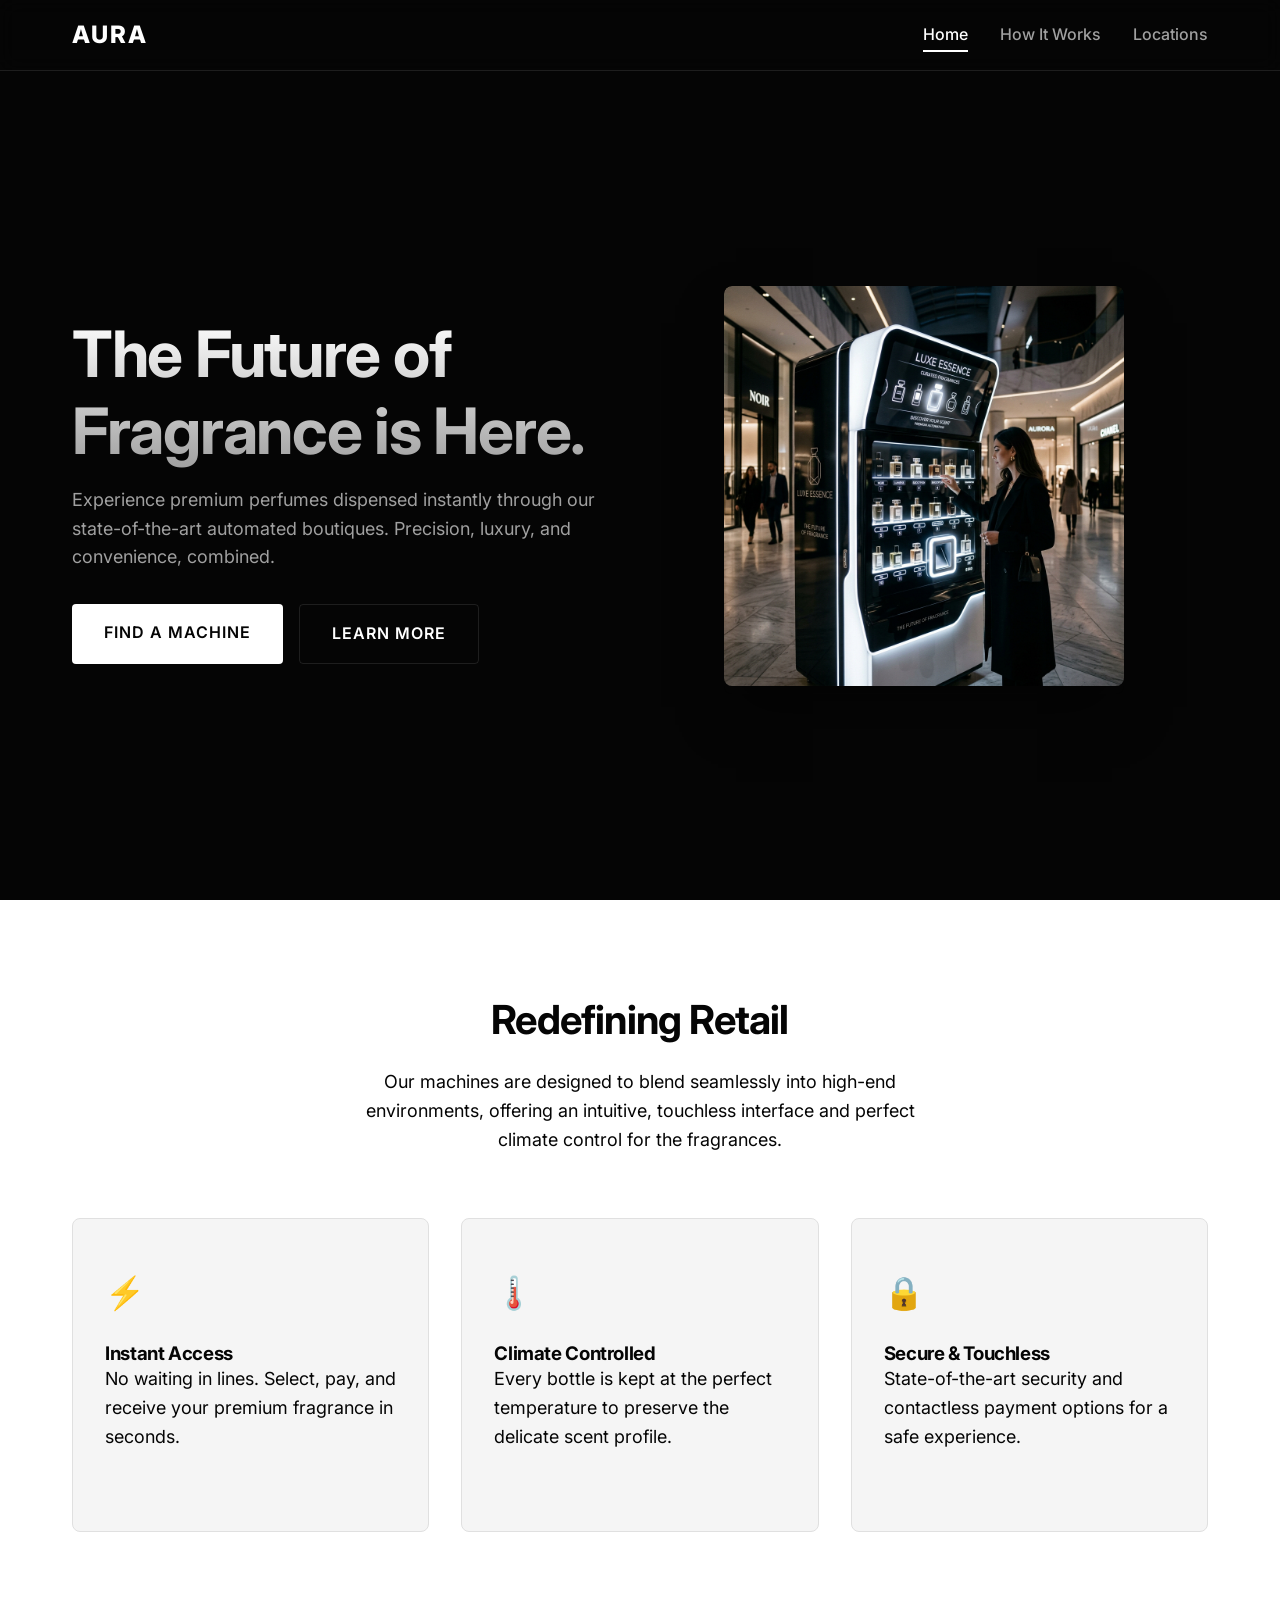
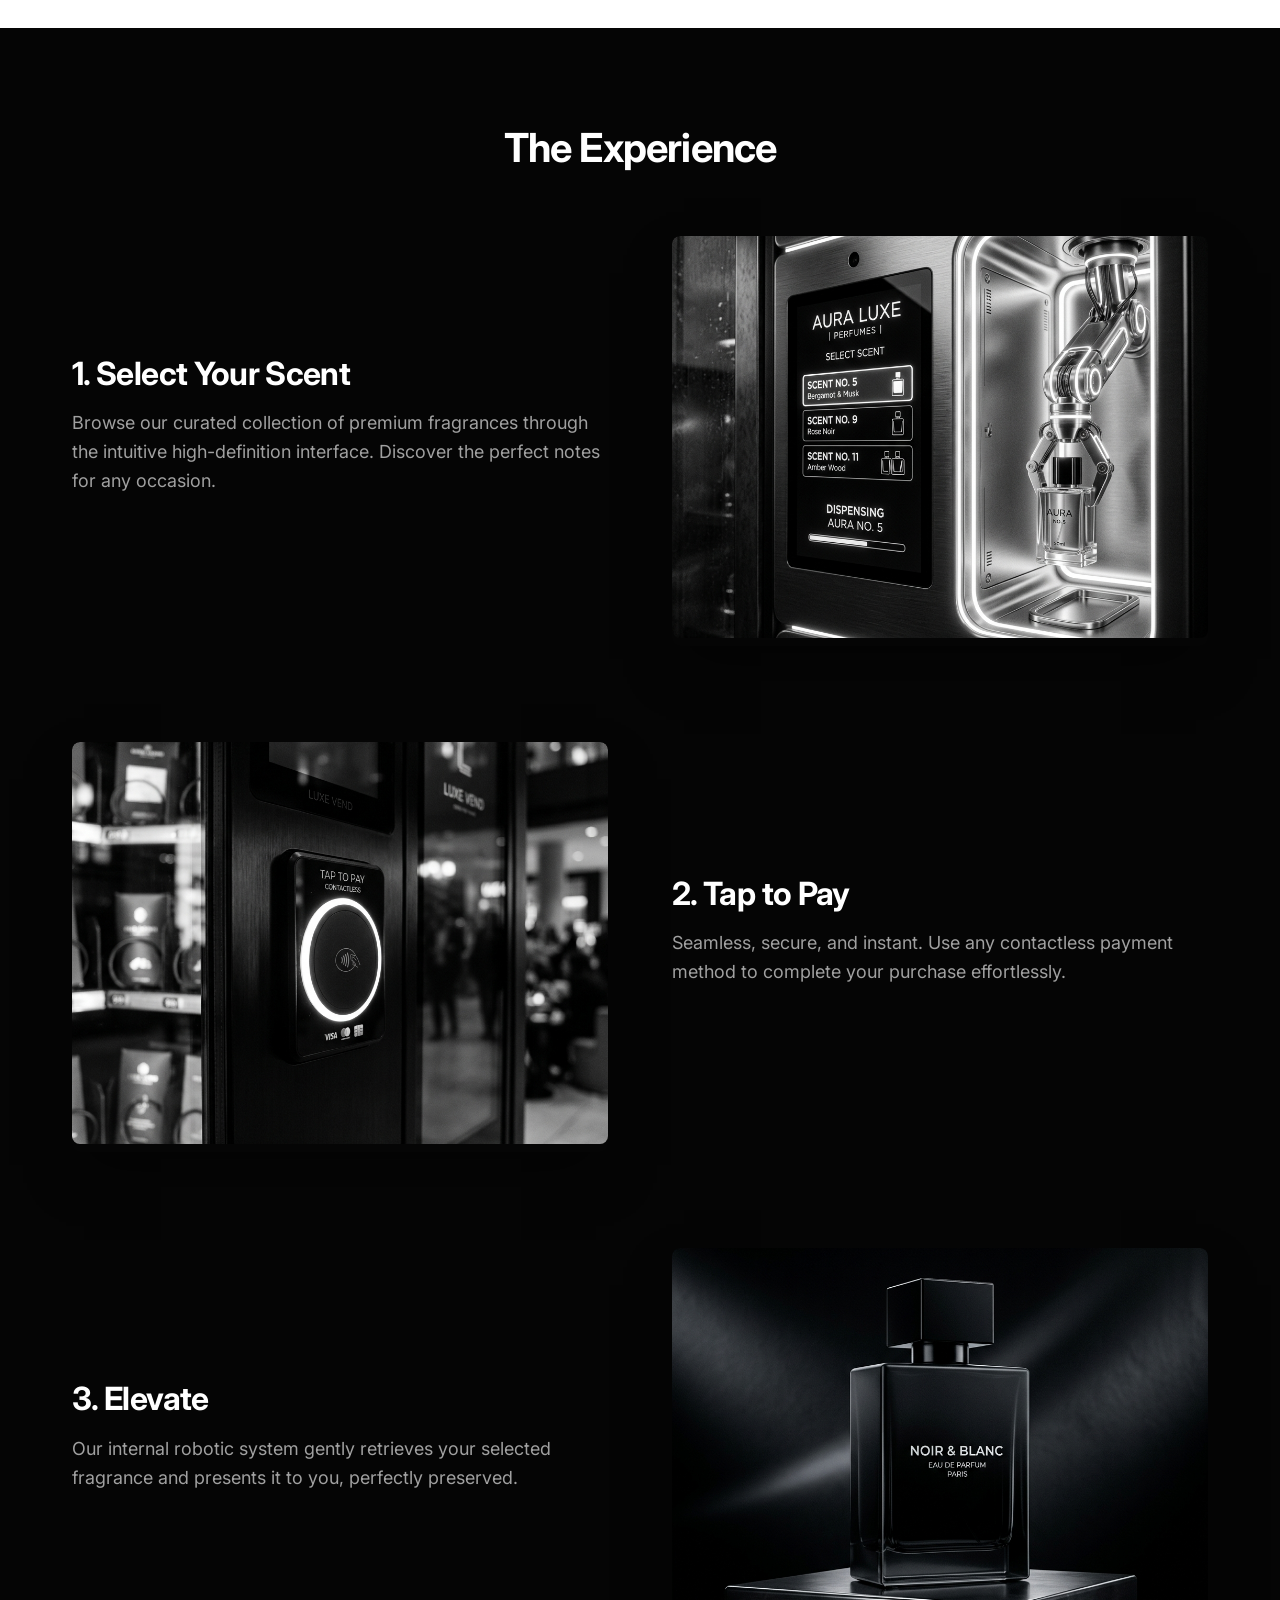
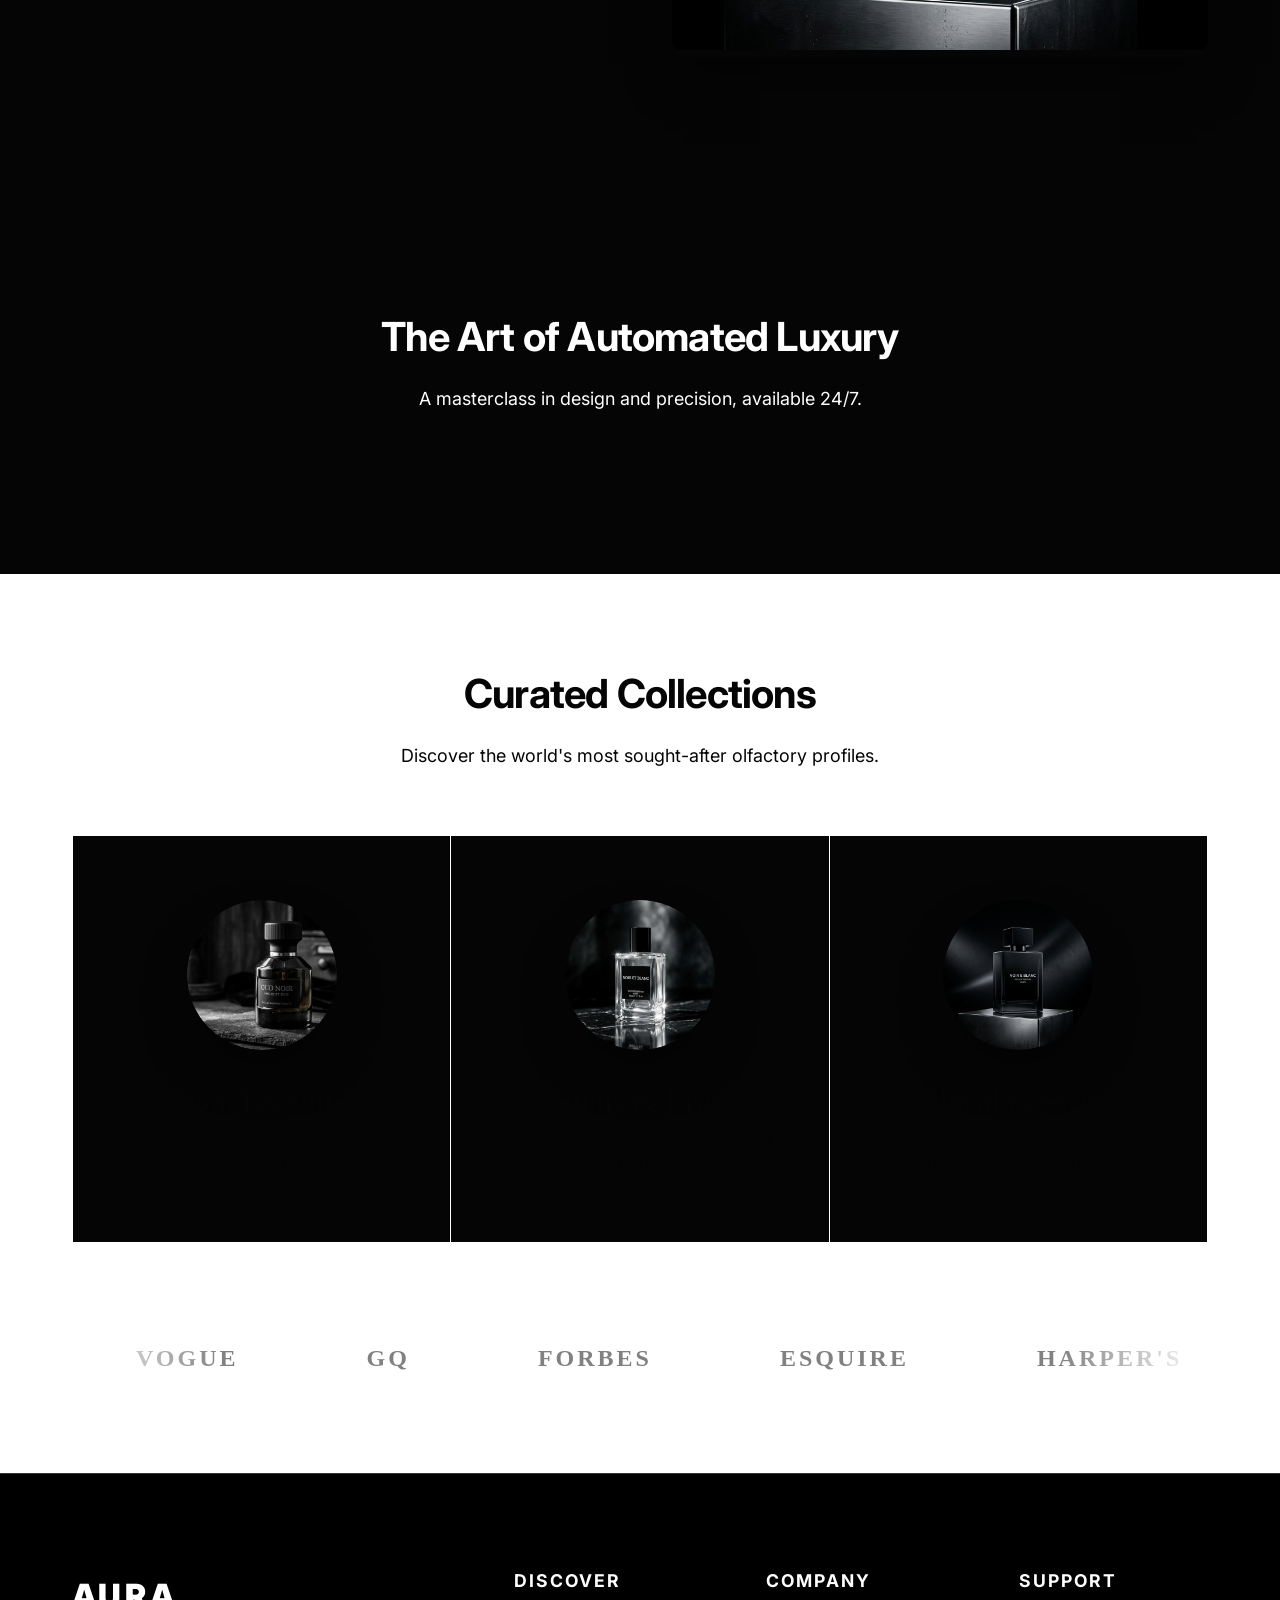
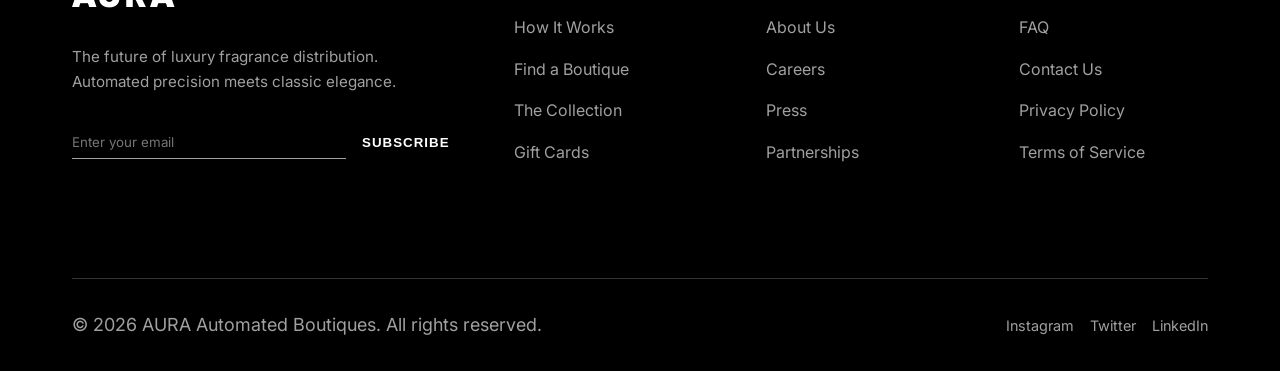
<file: index.html>
<!DOCTYPE html>
<html lang="en">
<head>
    <meta charset="UTF-8">
    <meta name="viewport" content="width=device-width, initial-scale=1.0">
    <title>AURA | Automated Premium Fragrance</title>
    <link rel="preconnect" href="https://fonts.googleapis.com">
    <link rel="preconnect" href="https://fonts.gstatic.com" crossorigin>
    <link href="https://fonts.googleapis.com/css2?family=Inter:wght@400;500;700;800;900&display=swap" rel="stylesheet">
    <link rel="stylesheet" href="styles.css">
</head>
<body>
    <nav class="navbar">
        <div class="container nav-container">
            <a href="index.html" class="logo">AURA</a>
            <div class="nav-links">
                <a href="index.html">Home</a>
                <a href="how-it-works.html">How It Works</a>
                <a href="locations.html">Locations</a>
            </div>
        </div>
    </nav>

    <section class="hero container">
        <div class="hero-content fade-in">
            <h1>The Future of<br>Fragrance is Here.</h1>
            <p>Experience premium perfumes dispensed instantly through our state-of-the-art automated boutiques. Precision, luxury, and convenience, combined.</p>
            <div style="display: flex; gap: 1rem;">
                <a href="locations.html" class="btn btn-primary">Find a Machine</a>
                <a href="how-it-works.html" class="btn btn-outline">Learn More</a>
            </div>
        </div>
        <div class="hero-image fade-in" style="transition-delay: 0.2s;">
            <div class="image-wrapper" style="width: 100%; max-width: 400px; position: relative;">
                <img src="hero.png" alt="Premium Perfume Vending Machine" style="width: 100%; border-radius: 8px; box-shadow: 0 25px 50px -12px rgba(0, 0, 0, 0.5);">
            </div>
        </div>
    </section>

    <section class="section section-white">
        <div class="container fade-in">
            <h2 class="text-center">Redefining Retail</h2>
            <p class="text-center" style="margin-left: auto; margin-right: auto;">Our machines are designed to blend seamlessly into high-end environments, offering an intuitive, touchless interface and perfect climate control for the fragrances.</p>
            
            <div class="grid">
                <div class="card">
                    <div class="card-icon">⚡</div>
                    <h3>Instant Access</h3>
                    <p>No waiting in lines. Select, pay, and receive your premium fragrance in seconds.</p>
                </div>
                <div class="card">
                    <div class="card-icon">🌡️</div>
                    <h3>Climate Controlled</h3>
                    <p>Every bottle is kept at the perfect temperature to preserve the delicate scent profile.</p>
                </div>
                <div class="card">
                    <div class="card-icon">🔒</div>
                    <h3>Secure & Touchless</h3>
                    <p>State-of-the-art security and contactless payment options for a safe experience.</p>
                </div>
            </div>
        </div>
    </section>

    <section class="section" style="background: var(--bg-color);">
        <div class="container fade-in">
            <h2 class="text-center" style="margin-bottom: 4rem;">The Experience</h2>
            
            <div style="display: flex; flex-wrap: wrap; align-items: center; gap: 4rem; margin-bottom: 6rem;">
                <div style="flex: 1; min-width: 300px;" class="fade-in">
                    <h3 style="font-size: 2rem; margin-bottom: 1rem;">1. Select Your Scent</h3>
                    <p>Browse our curated collection of premium fragrances through the intuitive high-definition interface. Discover the perfect notes for any occasion.</p>
                </div>
                <div style="flex: 1; min-width: 300px;" class="fade-in stagger-1">
                    <div class="image-wrapper">
                        <img src="interface.png" alt="Touchscreen Interface" style="width: 100%; object-fit: cover; aspect-ratio: 4/3; border-radius: 8px;">
                    </div>
                </div>
            </div>

            <div style="display: flex; flex-wrap: wrap; align-items: center; gap: 4rem; margin-bottom: 6rem; flex-direction: row-reverse;">
                <div style="flex: 1; min-width: 300px;" class="fade-in stagger-2">
                    <h3 style="font-size: 2rem; margin-bottom: 1rem;">2. Tap to Pay</h3>
                    <p>Seamless, secure, and instant. Use any contactless payment method to complete your purchase effortlessly.</p>
                </div>
                <div style="flex: 1; min-width: 300px;" class="fade-in stagger-3">
                    <div class="image-wrapper">
                        <img src="payment.png" alt="Payment Terminal" style="width: 100%; object-fit: cover; aspect-ratio: 4/3; border-radius: 8px;">
                    </div>
                </div>
            </div>

            <div style="display: flex; flex-wrap: wrap; align-items: center; gap: 4rem;">
                <div style="flex: 1; min-width: 300px;" class="fade-in stagger-4">
                    <h3 style="font-size: 2rem; margin-bottom: 1rem;">3. Elevate</h3>
                    <p>Our internal robotic system gently retrieves your selected fragrance and presents it to you, perfectly preserved.</p>
                </div>
                <div style="flex: 1; min-width: 300px;" class="fade-in stagger-1">
                    <div class="image-wrapper">
                        <img src="bottle.png" alt="Perfume Bottle" style="width: 100%; object-fit: cover; aspect-ratio: 4/3; border-radius: 8px;">
                    </div>
                </div>
            </div>
            
        </div>
    </section>

    <!-- Parallax Section -->
    <section class="parallax-section">
        <div class="parallax-overlay"></div>
        <div class="container parallax-content fade-in">
            <h2>The Art of Automated Luxury</h2>
            <p style="margin: 0 auto; color: var(--text-primary);">A masterclass in design and precision, available 24/7.</p>
        </div>
    </section>

    <!-- The Collection Section -->
    <section class="section section-white">
        <div class="container fade-in">
            <h2 class="text-center">Curated Collections</h2>
            <p class="text-center" style="margin: 0 auto;">Discover the world's most sought-after olfactory profiles.</p>
            
            <div class="collection-grid fade-in">
                <div class="collection-item">
                    <div class="image-wrapper" style="margin: 0 auto 2rem auto; width: 150px; height: 150px; border-radius: 50%;">
                        <img src="oud.png" alt="Oud Perfume" style="width: 100%; height: 100%; object-fit: cover; border-radius: 50%;">
                    </div>
                    <h3 style="font-family: serif; font-size: 2rem;">Wood & Oud</h3>
                    <p style="margin-bottom: 0;">Deep, resonant, and unmistakably powerful.</p>
                </div>
                <div class="collection-item">
                    <div class="image-wrapper" style="margin: 0 auto 2rem auto; width: 150px; height: 150px; border-radius: 50%;">
                        <img src="citrus.png" alt="Citrus Perfume" style="width: 100%; height: 100%; object-fit: cover; border-radius: 50%;">
                    </div>
                    <h3 style="font-family: serif; font-size: 2rem;">Citrus & Fresh</h3>
                    <p style="margin-bottom: 0;">Crisp, uplifting, and energetically pure.</p>
                </div>
                <div class="collection-item">
                    <div class="image-wrapper" style="margin: 0 auto 2rem auto; width: 150px; height: 150px; border-radius: 50%;">
                        <img src="bottle.png" alt="Floral Perfume" style="width: 100%; height: 100%; object-fit: cover; border-radius: 50%;">
                    </div>
                    <h3 style="font-family: serif; font-size: 2rem;">Floral & Sweet</h3>
                    <p style="margin-bottom: 0;">Delicate, sophisticated, and romantically complex.</p>
                </div>
            </div>

            <div class="press-bar-container fade-in">
                <div class="press-bar">
                    <span>Vogue</span>
                    <span>GQ</span>
                    <span>Forbes</span>
                    <span>Esquire</span>
                    <span>Harper's</span>
                    <!-- Duplicate for infinite scroll -->
                    <span>Vogue</span>
                    <span>GQ</span>
                    <span>Forbes</span>
                    <span>Esquire</span>
                    <span>Harper's</span>
                </div>
            </div>
        </div>
    </section>

    <footer class="footer-premium">
        <div class="container fade-in">
            <div class="footer-grid">
                <div>
                    <a href="index.html" class="footer-brand">AURA</a>
                    <p style="font-size: 0.95rem;">The future of luxury fragrance distribution. Automated precision meets classic elegance.</p>
                    <div class="footer-newsletter">
                        <input type="email" placeholder="Enter your email">
                        <button type="button">Subscribe</button>
                    </div>
                </div>
                <div>
                    <h4>Discover</h4>
                    <ul class="footer-links">
                        <li><a href="how-it-works.html">How It Works</a></li>
                        <li><a href="locations.html">Find a Boutique</a></li>
                        <li><a href="#">The Collection</a></li>
                        <li><a href="#">Gift Cards</a></li>
                    </ul>
                </div>
                <div>
                    <h4>Company</h4>
                    <ul class="footer-links">
                        <li><a href="#">About Us</a></li>
                        <li><a href="#">Careers</a></li>
                        <li><a href="#">Press</a></li>
                        <li><a href="#">Partnerships</a></li>
                    </ul>
                </div>
                <div>
                    <h4>Support</h4>
                    <ul class="footer-links">
                        <li><a href="#">FAQ</a></li>
                        <li><a href="#">Contact Us</a></li>
                        <li><a href="#">Privacy Policy</a></li>
                        <li><a href="#">Terms of Service</a></li>
                    </ul>
                </div>
            </div>
            <div class="footer-bottom">
                <p style="margin: 0;">&copy; 2026 AURA Automated Boutiques. All rights reserved.</p>
                <div style="display: flex; gap: 1rem;">
                    <a href="#" style="color: var(--text-secondary); text-decoration: none;">Instagram</a>
                    <a href="#" style="color: var(--text-secondary); text-decoration: none;">Twitter</a>
                    <a href="#" style="color: var(--text-secondary); text-decoration: none;">LinkedIn</a>
                </div>
            </div>
        </div>
    </footer>

    <script src="script.js"></script>
</body>
</html>
</file>
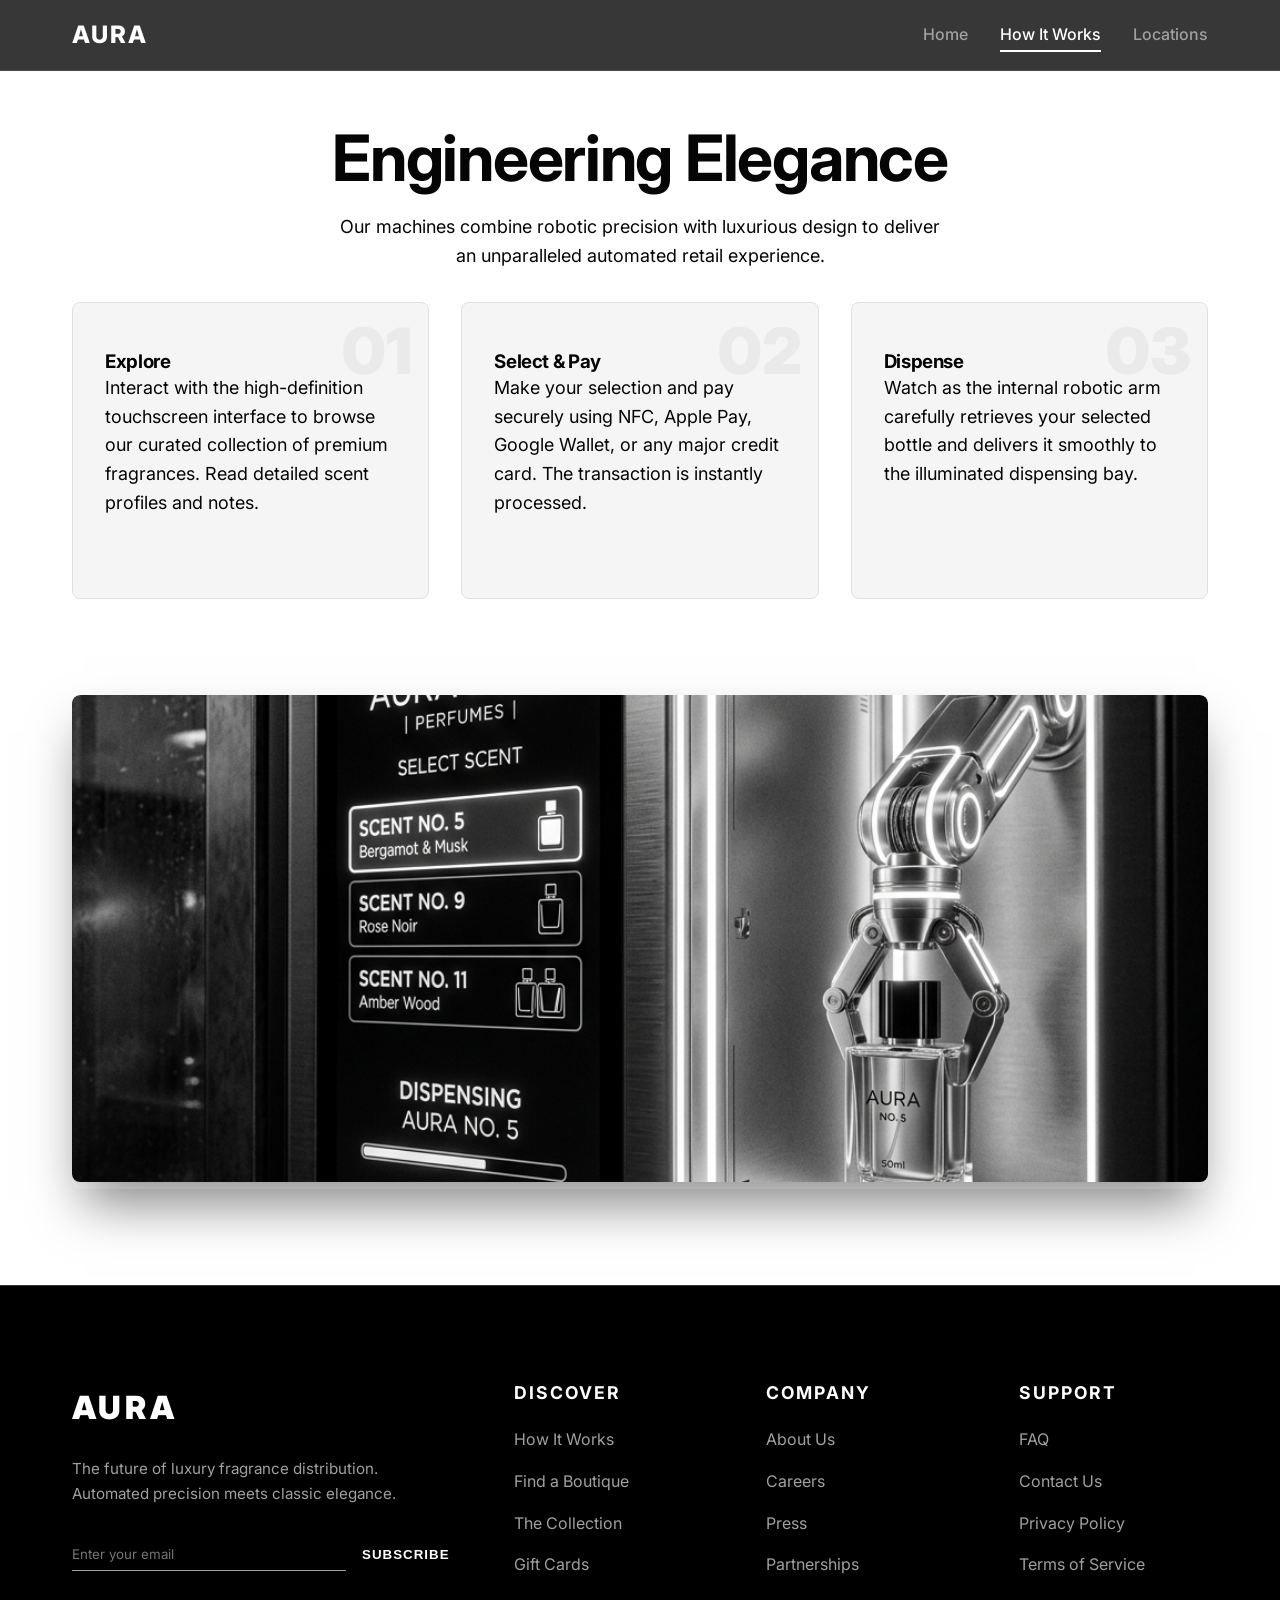
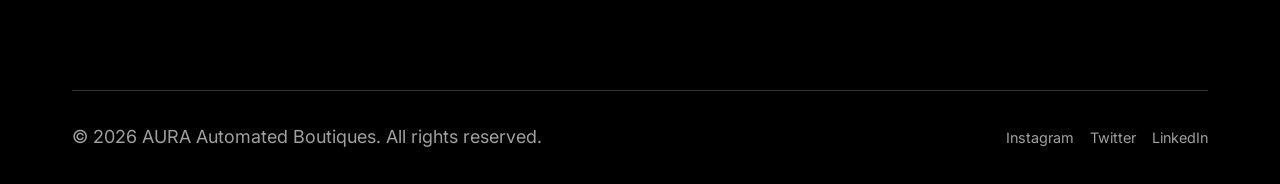
<file: how-it-works.html>
<!DOCTYPE html>
<html lang="en">
<head>
    <meta charset="UTF-8">
    <meta name="viewport" content="width=device-width, initial-scale=1.0">
    <title>How It Works | AURA</title>
    <link rel="preconnect" href="https://fonts.googleapis.com">
    <link rel="preconnect" href="https://fonts.gstatic.com" crossorigin>
    <link href="https://fonts.googleapis.com/css2?family=Inter:wght@400;500;700;800;900&display=swap" rel="stylesheet">
    <link rel="stylesheet" href="styles.css">
</head>
<body>
    <nav class="navbar">
        <div class="container nav-container">
            <a href="index.html" class="logo">AURA</a>
            <div class="nav-links">
                <a href="index.html">Home</a>
                <a href="how-it-works.html" class="active">How It Works</a>
                <a href="locations.html">Locations</a>
            </div>
        </div>
    </nav>

    <section class="section section-white" style="padding-top: 120px;">
        <div class="container fade-in">
            <h1 class="text-center">Engineering Elegance</h1>
            <p class="text-center" style="margin-left: auto; margin-right: auto;">Our machines combine robotic precision with luxurious design to deliver an unparalleled automated retail experience.</p>
            
            <div class="grid mt-4">
                <div class="card">
                    <div class="step-number">01</div>
                    <h3>Explore</h3>
                    <p>Interact with the high-definition touchscreen interface to browse our curated collection of premium fragrances. Read detailed scent profiles and notes.</p>
                </div>
                <div class="card">
                    <div class="step-number">02</div>
                    <h3>Select & Pay</h3>
                    <p>Make your selection and pay securely using NFC, Apple Pay, Google Wallet, or any major credit card. The transaction is instantly processed.</p>
                </div>
                <div class="card">
                    <div class="step-number">03</div>
                    <h3>Dispense</h3>
                    <p>Watch as the internal robotic arm carefully retrieves your selected bottle and delivers it smoothly to the illuminated dispensing bay.</p>
                </div>
            </div>
            
            <div style="margin-top: 6rem;" class="fade-in">
                <div class="image-wrapper" style="width: 100%; margin: 0 auto;">
                    <img src="interface.png" alt="Touchscreen Interface" style="width: 100%; object-fit: cover; aspect-ratio: 21/9; border-radius: 8px; box-shadow: 0 25px 50px -12px rgba(0, 0, 0, 0.5);">
                </div>
            </div>
        </div>
    </section>

    <footer class="footer-premium">
        <div class="container fade-in">
            <div class="footer-grid">
                <div>
                    <a href="index.html" class="footer-brand">AURA</a>
                    <p style="font-size: 0.95rem;">The future of luxury fragrance distribution. Automated precision meets classic elegance.</p>
                    <div class="footer-newsletter">
                        <input type="email" placeholder="Enter your email">
                        <button type="button">Subscribe</button>
                    </div>
                </div>
                <div>
                    <h4>Discover</h4>
                    <ul class="footer-links">
                        <li><a href="how-it-works.html">How It Works</a></li>
                        <li><a href="locations.html">Find a Boutique</a></li>
                        <li><a href="#">The Collection</a></li>
                        <li><a href="#">Gift Cards</a></li>
                    </ul>
                </div>
                <div>
                    <h4>Company</h4>
                    <ul class="footer-links">
                        <li><a href="#">About Us</a></li>
                        <li><a href="#">Careers</a></li>
                        <li><a href="#">Press</a></li>
                        <li><a href="#">Partnerships</a></li>
                    </ul>
                </div>
                <div>
                    <h4>Support</h4>
                    <ul class="footer-links">
                        <li><a href="#">FAQ</a></li>
                        <li><a href="#">Contact Us</a></li>
                        <li><a href="#">Privacy Policy</a></li>
                        <li><a href="#">Terms of Service</a></li>
                    </ul>
                </div>
            </div>
            <div class="footer-bottom">
                <p style="margin: 0;">&copy; 2026 AURA Automated Boutiques. All rights reserved.</p>
                <div style="display: flex; gap: 1rem;">
                    <a href="#" style="color: var(--text-secondary); text-decoration: none;">Instagram</a>
                    <a href="#" style="color: var(--text-secondary); text-decoration: none;">Twitter</a>
                    <a href="#" style="color: var(--text-secondary); text-decoration: none;">LinkedIn</a>
                </div>
            </div>
        </div>
    </footer>

    <script src="script.js"></script>
</body>
</html>
</file>
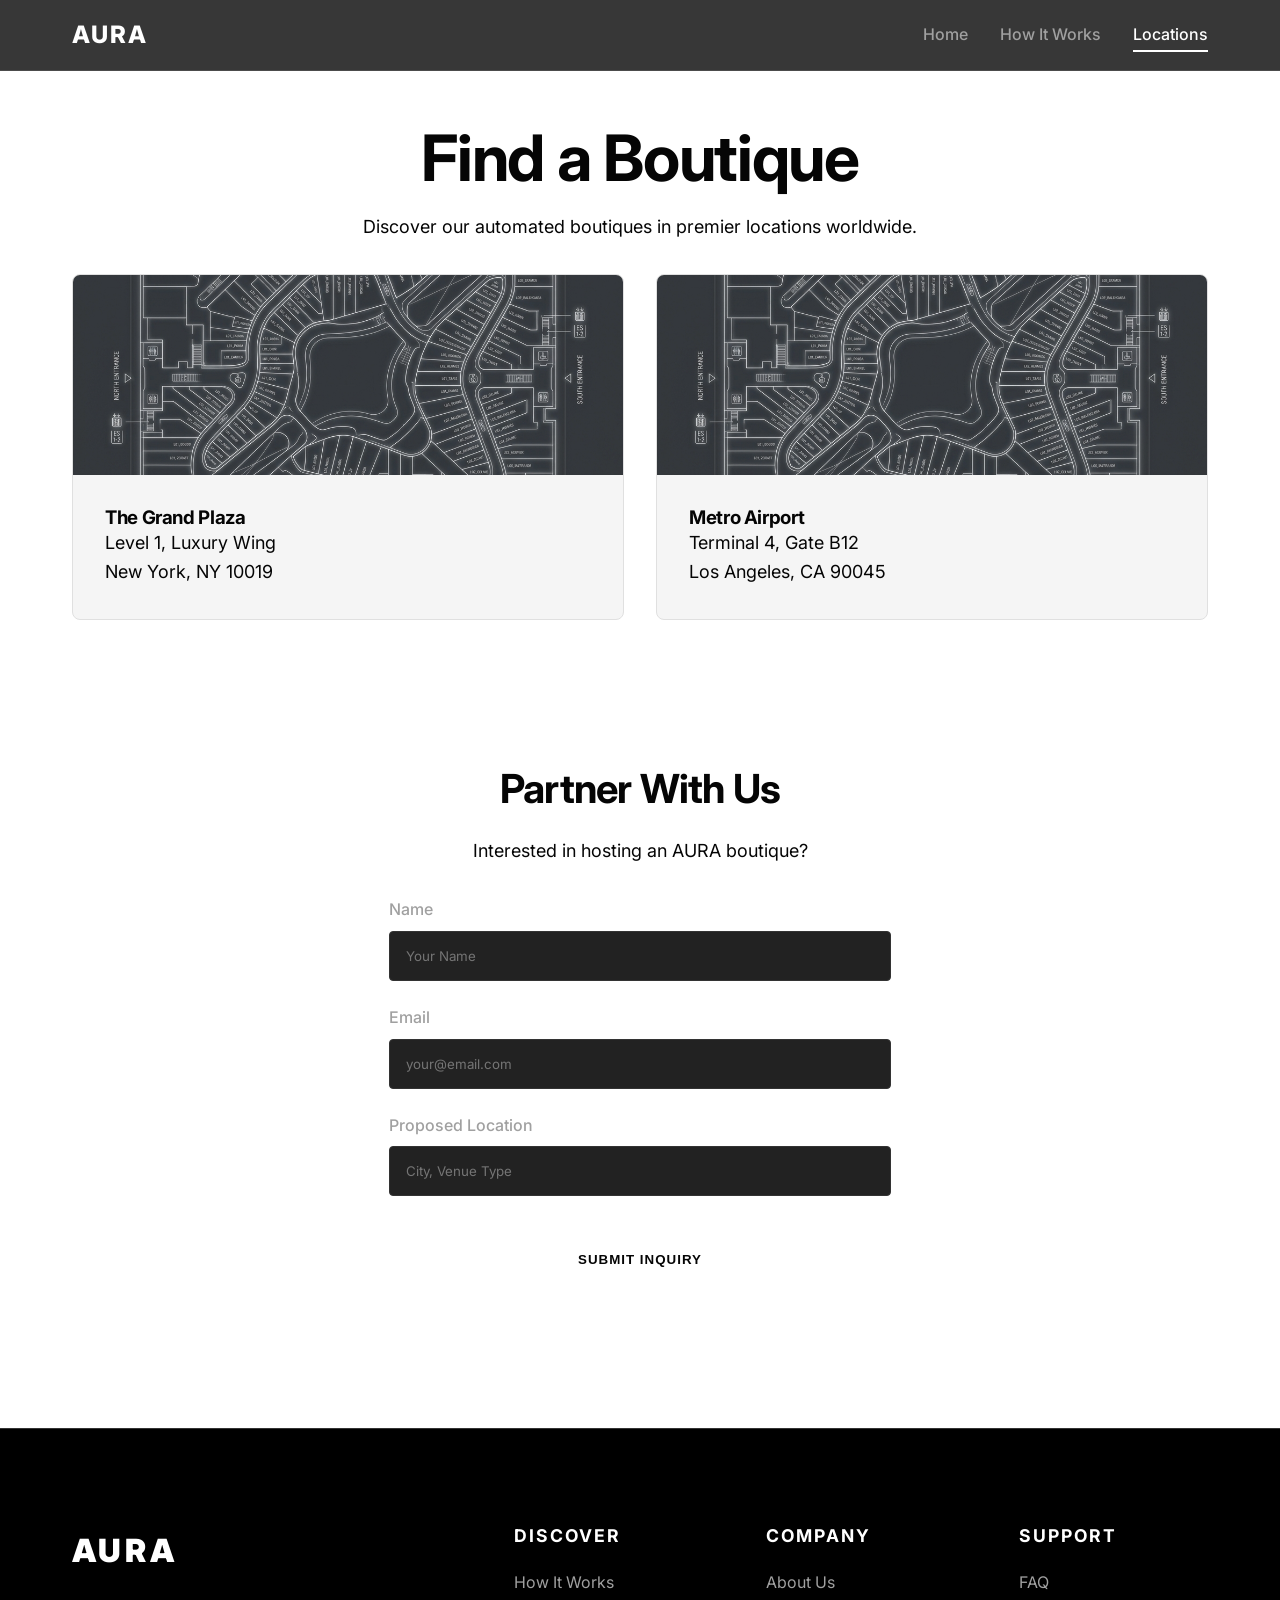
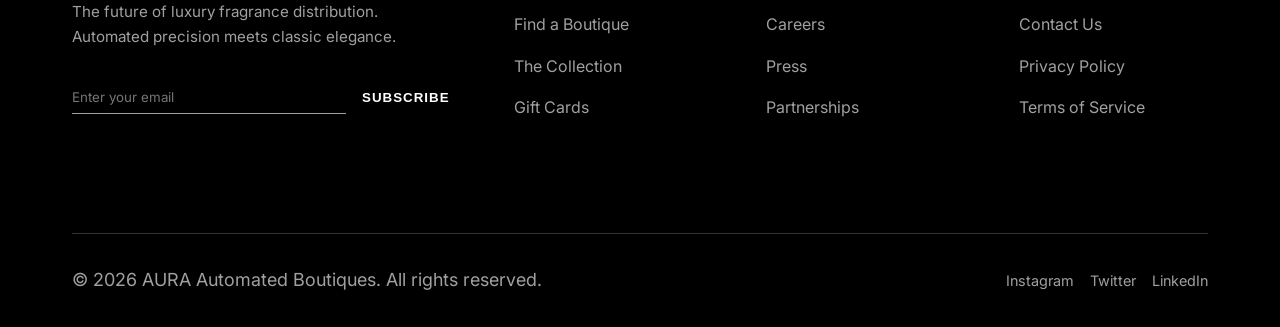
<file: locations.html>
<!DOCTYPE html>
<html lang="en">
<head>
    <meta charset="UTF-8">
    <meta name="viewport" content="width=device-width, initial-scale=1.0">
    <title>Locations & Contact | AURA</title>
    <link rel="preconnect" href="https://fonts.googleapis.com">
    <link rel="preconnect" href="https://fonts.gstatic.com" crossorigin>
    <link href="https://fonts.googleapis.com/css2?family=Inter:wght@400;500;700;800;900&display=swap" rel="stylesheet">
    <link rel="stylesheet" href="styles.css">
</head>
<body>
    <nav class="navbar">
        <div class="container nav-container">
            <a href="index.html" class="logo">AURA</a>
            <div class="nav-links">
                <a href="index.html">Home</a>
                <a href="how-it-works.html">How It Works</a>
                <a href="locations.html" class="active">Locations</a>
            </div>
        </div>
    </nav>

    <section class="section section-white" style="padding-top: 120px;">
        <div class="container fade-in">
            <h1 class="text-center">Find a Boutique</h1>
            <p class="text-center" style="margin-left: auto; margin-right: auto;">Discover our automated boutiques in premier locations worldwide.</p>
            
            <div class="grid mt-4">
                <div class="card" style="padding: 0; overflow: hidden; display: flex; flex-direction: column;">
                    <div style="height: 200px; overflow: hidden;">
                        <img src="map.png" alt="Location Map" style="width: 100%; height: 100%; object-fit: cover; opacity: 0.8;">
                    </div>
                    <div style="padding: 2rem;">
                        <h3>The Grand Plaza</h3>
                        <p style="margin-bottom: 0;">Level 1, Luxury Wing<br>New York, NY 10019</p>
                    </div>
                </div>
                
                <div class="card" style="padding: 0; overflow: hidden; display: flex; flex-direction: column;">
                    <div style="height: 200px; overflow: hidden;">
                        <img src="map.png" alt="Location Map" style="width: 100%; height: 100%; object-fit: cover; opacity: 0.8;">
                    </div>
                    <div style="padding: 2rem;">
                        <h3>Metro Airport</h3>
                        <p style="margin-bottom: 0;">Terminal 4, Gate B12<br>Los Angeles, CA 90045</p>
                    </div>
                </div>
            </div>
            
            <div style="max-width: 600px; margin: 6rem auto 0; background: var(--glass-bg); padding: 3rem; border: 1px solid var(--glass-border); border-radius: 8px;" class="fade-in">
                <h2 class="text-center">Partner With Us</h2>
                <p class="text-center">Interested in hosting an AURA boutique?</p>
                <form>
                    <div class="form-group">
                        <label for="name">Name</label>
                        <input type="text" id="name" class="form-control" placeholder="Your Name">
                    </div>
                    <div class="form-group">
                        <label for="email">Email</label>
                        <input type="email" id="email" class="form-control" placeholder="your@email.com">
                    </div>
                    <div class="form-group">
                        <label for="location">Proposed Location</label>
                        <input type="text" id="location" class="form-control" placeholder="City, Venue Type">
                    </div>
                    <button type="submit" class="btn btn-primary" style="width: 100%; margin-top: 1rem;" onclick="event.preventDefault(); alert('Form submitted!');">Submit Inquiry</button>
                </form>
            </div>
        </div>
    </section>

    <footer class="footer-premium">
        <div class="container fade-in">
            <div class="footer-grid">
                <div>
                    <a href="index.html" class="footer-brand">AURA</a>
                    <p style="font-size: 0.95rem;">The future of luxury fragrance distribution. Automated precision meets classic elegance.</p>
                    <div class="footer-newsletter">
                        <input type="email" placeholder="Enter your email">
                        <button type="button">Subscribe</button>
                    </div>
                </div>
                <div>
                    <h4>Discover</h4>
                    <ul class="footer-links">
                        <li><a href="how-it-works.html">How It Works</a></li>
                        <li><a href="locations.html">Find a Boutique</a></li>
                        <li><a href="#">The Collection</a></li>
                        <li><a href="#">Gift Cards</a></li>
                    </ul>
                </div>
                <div>
                    <h4>Company</h4>
                    <ul class="footer-links">
                        <li><a href="#">About Us</a></li>
                        <li><a href="#">Careers</a></li>
                        <li><a href="#">Press</a></li>
                        <li><a href="#">Partnerships</a></li>
                    </ul>
                </div>
                <div>
                    <h4>Support</h4>
                    <ul class="footer-links">
                        <li><a href="#">FAQ</a></li>
                        <li><a href="#">Contact Us</a></li>
                        <li><a href="#">Privacy Policy</a></li>
                        <li><a href="#">Terms of Service</a></li>
                    </ul>
                </div>
            </div>
            <div class="footer-bottom">
                <p style="margin: 0;">&copy; 2026 AURA Automated Boutiques. All rights reserved.</p>
                <div style="display: flex; gap: 1rem;">
                    <a href="#" style="color: var(--text-secondary); text-decoration: none;">Instagram</a>
                    <a href="#" style="color: var(--text-secondary); text-decoration: none;">Twitter</a>
                    <a href="#" style="color: var(--text-secondary); text-decoration: none;">LinkedIn</a>
                </div>
            </div>
        </div>
    </footer>

    <script src="script.js"></script>
</body>
</html>
</file>
<file: styles.css>
:root {
    --bg-color: #050505;
    --text-primary: #ffffff;
    --text-secondary: #a0a0a0;
    --accent-color: #222222;
    --border-color: #333333;
    --glass-bg: rgba(255, 255, 255, 0.03);
    --glass-border: rgba(255, 255, 255, 0.1);
    --font-primary: 'Inter', sans-serif;
    --transition: all 0.3s ease;
}

* {
    margin: 0;
    padding: 0;
    box-sizing: border-box;
}

body {
    background-color: var(--bg-color);
    color: var(--text-primary);
    font-family: var(--font-primary);
    line-height: 1.6;
    overflow-x: hidden;
    width: 100%;
    max-width: 100vw;
    -webkit-font-smoothing: antialiased;
}

img {
    max-width: 100%;
    height: auto;
}

/* Typography */
h1, h2, h3, h4 {
    font-weight: 700;
    letter-spacing: -0.02em;
    line-height: 1.2;
}

h1 {
    font-size: 4rem;
    margin-bottom: 1rem;
    background: linear-gradient(180deg, #ffffff 0%, #a0a0a0 100%);
    -webkit-background-clip: text;
    -webkit-text-fill-color: transparent;
}

h2 {
    font-size: 2.5rem;
    margin-bottom: 1.5rem;
}

p {
    color: var(--text-secondary);
    font-size: 1.125rem;
    max-width: 600px;
    margin-bottom: 2rem;
}

/* Layout & Containers */
.container {
    max-width: 1200px;
    margin: 0 auto;
    padding: 0 2rem;
}

.section {
    padding: 6rem 0;
    position: relative;
}

/* White Section for High Contrast */
.section-white {
    background-color: #ffffff;
    color: #050505;
}

.section-white h1, 
.section-white h2, 
.section-white h3, 
.section-white p {
    color: #050505;
    background: none;
    -webkit-background-clip: initial;
    -webkit-text-fill-color: initial;
}

.section-white .card {
    background: #f5f5f5;
    border-color: #e0e0e0;
}

.section-white .card:hover {
    background: #ebebeb;
    box-shadow: 0 10px 30px rgba(0, 0, 0, 0.1);
}

.section-white .card::before {
    background: linear-gradient(90deg, transparent, #050505, transparent);
}

.section-white .card-icon {
    color: #050505;
}

.section-white .step-number {
    color: #e0e0e0;
}

/* Navbar */
.navbar {
    position: fixed;
    top: 0;
    width: 100%;
    z-index: 1000;
    background: rgba(5, 5, 5, 0.8);
    backdrop-filter: blur(10px);
    border-bottom: 1px solid var(--glass-border);
    padding: 1rem 0;
}

.nav-container {
    display: flex;
    justify-content: space-between;
    align-items: center;
}

.logo {
    font-size: 1.5rem;
    font-weight: 800;
    letter-spacing: 2px;
    text-transform: uppercase;
    text-decoration: none;
    color: var(--text-primary);
}

.nav-links {
    display: flex;
    gap: 2rem;
}

.nav-links a {
    color: var(--text-secondary);
    text-decoration: none;
    font-weight: 500;
    transition: var(--transition);
    position: relative;
}

.nav-links a:hover,
.nav-links a.active {
    color: var(--text-primary);
}

.nav-links a::after {
    content: '';
    position: absolute;
    bottom: -4px;
    left: 0;
    width: 0;
    height: 2px;
    background: var(--text-primary);
    transition: var(--transition);
}

.nav-links a:hover::after,
.nav-links a.active::after {
    width: 100%;
}

/* Buttons */
.btn {
    display: inline-block;
    padding: 1rem 2rem;
    border-radius: 4px;
    text-decoration: none;
    font-weight: 600;
    text-transform: uppercase;
    letter-spacing: 1px;
    transition: var(--transition);
    cursor: pointer;
    border: none;
}

.btn-primary {
    background: var(--text-primary);
    color: var(--bg-color);
}

.btn-primary:hover {
    background: #e0e0e0;
    transform: translateY(-2px);
    box-shadow: 0 10px 20px rgba(255, 255, 255, 0.1);
}

.btn-outline {
    background: transparent;
    color: var(--text-primary);
    border: 1px solid var(--glass-border);
}

.btn-outline:hover {
    background: var(--glass-bg);
    border-color: var(--text-primary);
}

/* Hero Section */
.hero {
    min-height: 100vh;
    display: flex;
    align-items: center;
    padding-top: 80px;
}

.hero-content {
    flex: 1;
    z-index: 2;
}

.hero-image {
    flex: 1;
    position: relative;
    display: flex;
    justify-content: center;
    align-items: center;
}

.hero-image::before {
    content: '';
    position: absolute;
    width: 400px;
    height: 400px;
    background: radial-gradient(circle, rgba(255,255,255,0.05) 0%, rgba(0,0,0,0) 70%);
    border-radius: 50%;
    z-index: -1;
}

.placeholder-img {
    width: 100%;
    max-width: 400px;
    aspect-ratio: 3/4;
    background: var(--accent-color);
    border: 1px solid var(--border-color);
    border-radius: 8px;
    display: flex;
    align-items: center;
    justify-content: center;
    color: var(--text-secondary);
    font-weight: 500;
    box-shadow: 0 25px 50px -12px rgba(0, 0, 0, 0.5);
    position: relative;
    overflow: hidden;
}

.placeholder-img::after {
    content: '';
    position: absolute;
    top: -50%;
    left: -50%;
    width: 200%;
    height: 200%;
    background: linear-gradient(to bottom right, rgba(255,255,255,0) 0%, rgba(255,255,255,0.05) 50%, rgba(255,255,255,0) 100%);
    transform: rotate(30deg);
    animation: shine 6s infinite linear;
}

@keyframes shine {
    0% { transform: translateX(-100%) rotate(30deg); }
    100% { transform: translateX(100%) rotate(30deg); }
}

/* Cards (Tech aesthetic) */
.grid {
    display: grid;
    grid-template-columns: repeat(auto-fit, minmax(300px, 1fr));
    gap: 2rem;
    margin-top: 4rem;
}

.card {
    background: var(--glass-bg);
    border: 1px solid var(--glass-border);
    padding: 3rem 2rem;
    border-radius: 8px;
    transition: var(--transition);
    position: relative;
    overflow: hidden;
}

.card::before {
    content: '';
    position: absolute;
    top: 0;
    left: 0;
    width: 100%;
    height: 2px;
    background: linear-gradient(90deg, transparent, var(--text-primary), transparent);
    opacity: 0;
    transition: var(--transition);
}

.card:hover {
    transform: translateY(-5px);
    background: rgba(255, 255, 255, 0.05);
}

.card:hover::before {
    opacity: 1;
}

.card-icon {
    font-size: 2rem;
    margin-bottom: 1.5rem;
    color: var(--text-primary);
}

.step-number {
    font-size: 4rem;
    font-weight: 900;
    color: var(--accent-color);
    position: absolute;
    top: 1rem;
    right: 1rem;
    opacity: 0.5;
    line-height: 1;
}

/* Forms */
.form-group {
    margin-bottom: 1.5rem;
}

.form-group label {
    display: block;
    margin-bottom: 0.5rem;
    font-weight: 500;
    color: var(--text-secondary);
}

.form-control {
    width: 100%;
    padding: 1rem;
    background: var(--accent-color);
    border: 1px solid var(--border-color);
    color: var(--text-primary);
    border-radius: 4px;
    font-family: inherit;
    transition: var(--transition);
}

.form-control:focus {
    outline: none;
    border-color: var(--text-primary);
    background: rgba(255, 255, 255, 0.05);
}

/* Premium Footer */
.footer-premium {
    background: #000000;
    border-top: 1px solid var(--border-color);
    padding: 6rem 0 2rem 0;
    color: var(--text-secondary);
}

.footer-grid {
    display: grid;
    grid-template-columns: 2fr 1fr 1fr 1fr;
    gap: 4rem;
    margin-bottom: 6rem;
}

.footer-brand {
    font-size: 2rem;
    font-weight: 900;
    letter-spacing: 4px;
    color: var(--text-primary);
    margin-bottom: 1.5rem;
    display: block;
    text-decoration: none;
}

.footer-premium h4 {
    color: var(--text-primary);
    font-size: 1.1rem;
    margin-bottom: 1.5rem;
    text-transform: uppercase;
    letter-spacing: 2px;
}

.footer-links {
    list-style: none;
}

.footer-links li {
    margin-bottom: 1rem;
}

.footer-links a {
    color: var(--text-secondary);
    text-decoration: none;
    transition: var(--transition);
}

.footer-links a:hover {
    color: var(--text-primary);
}

.footer-newsletter {
    display: flex;
    margin-top: 2rem;
}

.footer-newsletter input {
    background: transparent;
    border: none;
    border-bottom: 1px solid var(--text-secondary);
    color: var(--text-primary);
    padding: 0.5rem 0;
    flex: 1;
    font-family: inherit;
    transition: var(--transition);
}

.footer-newsletter input:focus {
    outline: none;
    border-bottom-color: var(--text-primary);
}

.footer-newsletter button {
    background: transparent;
    border: none;
    color: var(--text-primary);
    font-weight: 700;
    cursor: pointer;
    text-transform: uppercase;
    letter-spacing: 1px;
    padding-left: 1rem;
}

.footer-bottom {
    border-top: 1px solid var(--border-color);
    padding-top: 2rem;
    display: flex;
    justify-content: space-between;
    align-items: center;
    font-size: 0.9rem;
}

/* Utilities */
.text-center { text-align: center; }
.mt-4 { margin-top: 2rem; }

/* Parallax Section */
.parallax-section {
    background-image: url('hero.png');
    background-attachment: fixed;
    background-position: center;
    background-repeat: no-repeat;
    background-size: cover;
    position: relative;
    padding: 10rem 0;
    text-align: center;
}

.parallax-overlay {
    position: absolute;
    top: 0;
    left: 0;
    width: 100%;
    height: 100%;
    background: rgba(5, 5, 5, 0.85);
    z-index: 1;
}

.parallax-content {
    position: relative;
    z-index: 2;
}

/* Collection Grid */
.collection-grid {
    display: grid;
    grid-template-columns: repeat(auto-fit, minmax(250px, 1fr));
    gap: 1px;
    background: var(--glass-border);
    border: 1px solid var(--glass-border);
    margin-top: 4rem;
}

.collection-item {
    background: var(--bg-color);
    padding: 4rem 2rem;
    text-align: center;
    transition: var(--transition);
}

.collection-item:hover {
    background: var(--accent-color);
}

/* Press Bar Marquee */
.press-bar-container {
    width: 100%;
    overflow: hidden;
    margin-top: 6rem;
    position: relative;
}

.press-bar-container::before,
.press-bar-container::after {
    content: '';
    position: absolute;
    top: 0;
    width: 150px;
    height: 100%;
    z-index: 2;
    pointer-events: none;
}

.press-bar-container::before {
    left: 0;
    background: linear-gradient(to right, #ffffff, transparent);
}

.press-bar-container::after {
    right: 0;
    background: linear-gradient(to left, #ffffff, transparent);
}

.press-bar {
    display: flex;
    white-space: nowrap;
    animation: slide-left 30s linear infinite;
    opacity: 0.5;
    width: max-content;
}

.press-bar span {
    font-size: 1.5rem;
    font-weight: 900;
    letter-spacing: 3px;
    text-transform: uppercase;
    margin: 0 4rem;
    font-family: serif; /* Classic contrast */
}

@keyframes slide-left {
    0% { transform: translateX(0); }
    100% { transform: translateX(-50%); }
}

/* Animations */
.fade-in {
    opacity: 0;
    transform: translateY(30px);
    transition: opacity 1s cubic-bezier(0.16, 1, 0.3, 1), transform 1s cubic-bezier(0.16, 1, 0.3, 1);
}

.fade-in.visible {
    opacity: 1;
    transform: translateY(0);
}

.stagger-1 { transition-delay: 0.1s; }
.stagger-2 { transition-delay: 0.2s; }
.stagger-3 { transition-delay: 0.3s; }
.stagger-4 { transition-delay: 0.4s; }

/* Image Hover Effects */
.image-wrapper {
    overflow: hidden;
    border-radius: 8px;
    box-shadow: 0 25px 50px -12px rgba(0, 0, 0, 0.5);
    transition: box-shadow 0.5s ease;
}

.image-wrapper img {
    transition: transform 0.7s cubic-bezier(0.16, 1, 0.3, 1);
}

.image-wrapper:hover img {
    transform: scale(1.05);
}

.image-wrapper:hover {
    box-shadow: 0 30px 60px -10px rgba(255, 255, 255, 0.1);
}

/* Button Glow */
.btn-primary {
    background: var(--text-primary);
    color: var(--bg-color);
    position: relative;
    z-index: 1;
    overflow: hidden;
}

.btn-primary::before {
    content: '';
    position: absolute;
    top: 0;
    left: -100%;
    width: 100%;
    height: 100%;
    background: linear-gradient(90deg, transparent, rgba(255, 255, 255, 0.4), transparent);
    transition: left 0.5s ease;
    z-index: -1;
}

.btn-primary:hover::before {
    left: 100%;
}

.btn-primary:hover {
    box-shadow: 0 0 20px rgba(255, 255, 255, 0.4);
}

/* Responsive */
@media (max-width: 768px) {
    h1 { font-size: 2.5rem; }
    h2 { font-size: 2rem; }
    .hero { flex-direction: column; text-align: center; padding-top: 180px; justify-content: flex-start; }
    .hero-content { margin-bottom: 4rem; }
    .hero-content div { flex-direction: column; gap: 1rem; }
    .hero-content .btn { width: 100%; }
    p { margin-left: auto; margin-right: auto; }
    .nav-links { display: none; }
    
    .section { padding: 4rem 0; }
    .container { padding: 0 1rem; }
    
    /* Fix the experience section flex rows */
    div[style*="display: flex; flex-wrap: wrap; align-items: center; gap: 4rem"] {
        flex-direction: column !important;
        gap: 2rem !important;
        text-align: center;
        margin-bottom: 4rem !important;
    }
    
    .parallax-section { padding: 6rem 0; }
    
    .press-bar span { font-size: 1rem; margin: 0 2rem; }
    
    .collection-grid { margin-top: 2rem; grid-template-columns: 1fr; }
    
    .footer-grid { grid-template-columns: 1fr; gap: 2.5rem; }
    .footer-bottom { flex-direction: column; gap: 1rem; text-align: center; }
    
    .footer-newsletter { flex-direction: column; gap: 1rem; }
    .footer-newsletter button { padding: 0.5rem 0; width: 100%; text-align: left; }
}
</file>
